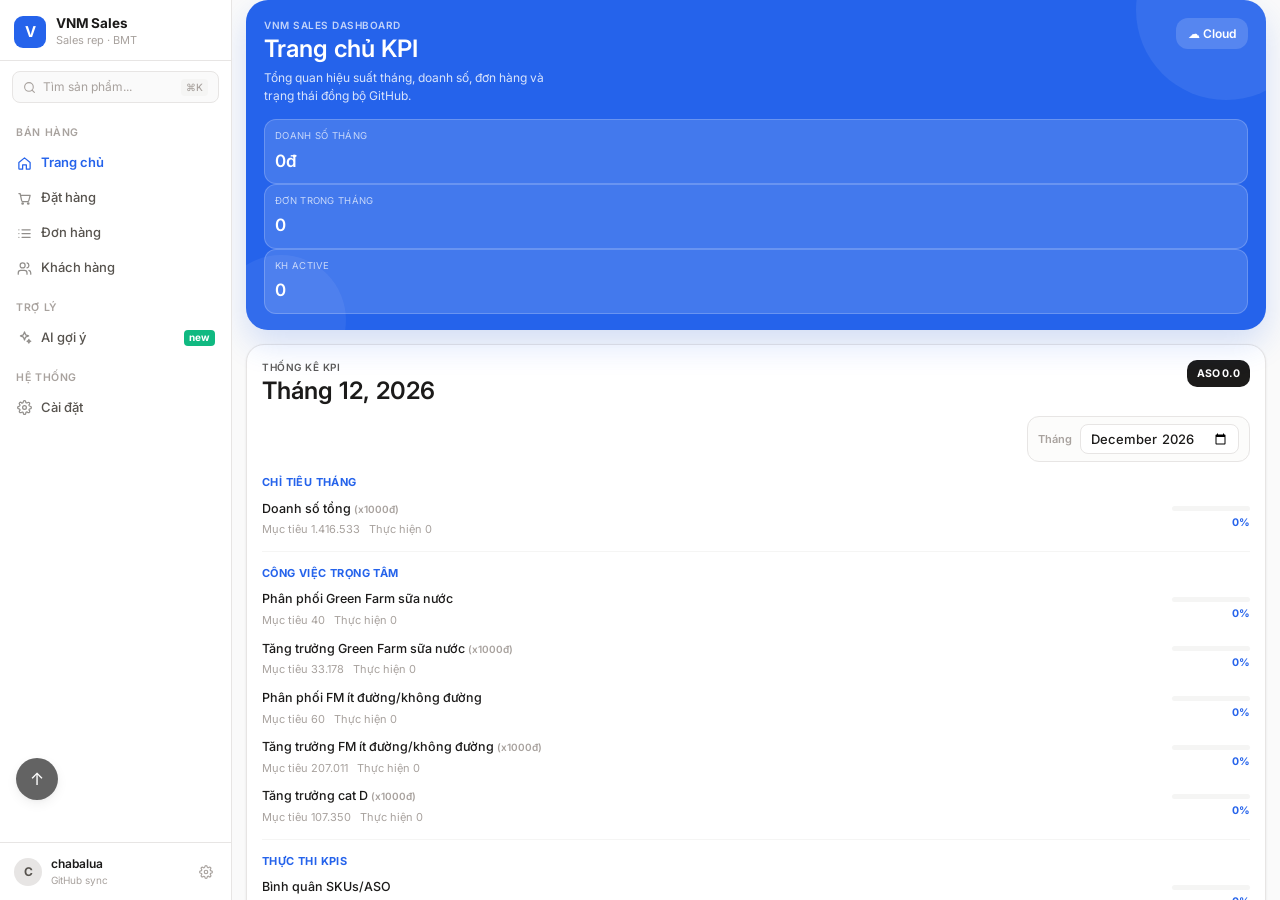
<file: index.html>
<!DOCTYPE html>
<html lang="vi">
<head>
<meta charset="UTF-8">
<meta name="viewport" content="width=device-width,initial-scale=1,maximum-scale=1,minimum-scale=1,user-scalable=no,viewport-fit=cover">
<meta name="apple-mobile-web-app-capable" content="yes">
<meta name="apple-mobile-web-app-status-bar-style" content="black-translucent">
<meta name="apple-mobile-web-app-title" content="VNM Order">
<meta id="theme-color-meta" name="theme-color" content="#1A4DFF">
<title>VNM Order T04/2026</title>
<script>
try {
  var savedThemeMode = localStorage.getItem('vnm_theme_mode') || 'light';
  document.documentElement.setAttribute('data-theme', savedThemeMode === 'dark' ? 'dark' : 'light');
} catch (e) {}
</script>
<link rel="stylesheet" href="css/style.css?v=1.2">
<link rel="stylesheet" href="css/mobile-ui.css?v=1.2">
</head>
<body>

<div id="loadingOverlay" class="loading-overlay">
  <div class="spinner"></div>
  <div style="font-size:17px;font-weight:700">Đang tải dữ liệu...</div>
  <div style="font-size:13px;opacity:.7">Lần đầu hơi lâu, vui lòng đợi</div>
</div>

<div id="main">

<!-- TAB BAR & SIDEBAR -->
<div id="desktop-sidebar"></div>

<!-- TRANG CHỦ KPI -->
<div id="page-home" class="page on" role="tabpanel" aria-labelledby="tab-home">
  <div class="home-shell">
    <div class="home-hero">
      <div class="home-hero-top">
        <div>
          <div class="home-kicker">VNM Sales Dashboard</div>
          <div class="home-title">Trang chủ KPI</div>
        </div>
        <button class="hero-sync-btn" onclick="syncOpenSettings()">☁️ Cloud</button>
      </div>
      <div class="home-subtitle">Tổng quan hiệu suất tháng, doanh số, đơn hàng và trạng thái đồng bộ GitHub.</div>
      <div id="home-hero-metrics" style="margin-top:14px; position:relative; z-index:1;"></div>
    </div>
    <div id="home-content"></div>
  </div>
</div>

<!-- ĐẶT HÀNG -->
<div id="page-order" class="page" role="tabpanel" aria-labelledby="tab-order">
  <div class="mobile-header">
    <div class="mobile-eyebrow">Khách hàng đặt hàng</div>
    <div id="cus-selector" style="margin-bottom:12px"></div>
    <div class="search-field md" style="margin-bottom:12px">
      <script>document.write(window.renderIcon ? window.renderIcon('search', 16, 2) : '🔍')</script>
      <input type="text" id="order-q" placeholder="Tìm sản phẩm, mã SP..." oninput="debounceRender('order')" aria-label="Tìm sản phẩm">
    </div>
    <div class="pills-scroll-wrapper" style="overflow-x:auto; margin:0 -20px; padding:0 20px; -webkit-overflow-scrolling:touch">
      <div class="pills" style="margin-bottom:2px">
        <div class="pill on-all" onclick="setNhom(this,'order','')">Tất cả</div>
        <div class="pill" onclick="setNhom(this,'order','A')">Sữa bột</div>
        <div class="pill" onclick="setNhom(this,'order','B')">Sữa đặc</div>
        <div class="pill" onclick="setNhom(this,'order','C')">Sữa nước</div>
        <div class="pill" onclick="setNhom(this,'order','D')">Sữa chua</div>
      </div>
      <div class="pills" id="brand-pills" style="display:none;margin-top:2px;margin-bottom:6px"></div>
    </div>
  </div>
  <div id="order-list" style="padding: 12px 0"></div>
  <div id="floating-cart"></div>
  <div id="order-desktop-side"></div>
</div>

<!-- ĐƠN HÀNG -->
<div id="page-don" class="page" role="tabpanel" aria-labelledby="tab-don">
  <div class="page-section-head compact">
    <div>
      <div class="page-kicker">Lưu trữ và gửi đơn</div>
      <div class="page-title">Đơn hàng</div>
    </div>
    <button class="head-mini-btn" onclick="gotoTab('order')">Tạo đơn</button>
  </div>
  <div id="don-content"></div>
</div>

<!-- CÀI ĐẶT / QUẢN TRỊ -->
<div id="page-adm" class="page" role="tabpanel" aria-labelledby="tab-adm">
  <div class="page-section-head">
    <div>
      <div class="page-kicker">Quản trị dữ liệu</div>
      <div class="page-title">Cài đặt và vận hành</div>
    </div>
    <button class="head-mini-btn primary" onclick="syncOpenSettings()">Đồng bộ</button>
  </div>
  <div id="settings-overview" class="settings-overview"></div>
  <div class="settings-shortcuts">
    <button class="settings-card accent-blue" onclick="syncOpenSettings()">
      <span class="settings-card-title">Cloud GitHub</span>
      <span class="settings-card-desc">Push, pull, token, backup và restore</span>
    </button>
    <button class="settings-card accent-gold" onclick="gotoTab('km')">
      <span class="settings-card-title">Chương trình KM</span>
      <span class="settings-card-desc">Xem và chỉnh CTKM trong màn hình riêng</span>
    </button>
    <button class="settings-card accent-green" onclick="openBrandRulesSettings()">
      <span class="settings-card-title">Quy tắc phân loại</span>
      <span class="settings-card-desc">Tự cấu hình cách app nhận diện Green Farm, Ông Thọ, NSPN...</span>
    </button>
    <button class="settings-card accent-red" onclick="openCTSettings()" style="grid-column:1/-1">
      <span class="settings-card-title">📋 Quản lý CT Trưng Bày &amp; Tích Lũy</span>
      <span class="settings-card-desc">Xem và chỉnh DS min, chiết khấu, thưởng của VNM Shop · VIP Shop · SBPS theo từng mức</span>
    </button>
  </div>
  <div class="sbar">
    <div class="page-head-inline">
      <div>
        <div class="page-kicker">Danh mục bán hàng</div>
        <div class="page-title">Quản lý sản phẩm</div>
      </div>
      <button class="head-mini-btn" onclick="gotoTab('km')">CTKM</button>
    </div>
    <div class="sinp-wrap">
      <span class="sico">🔍</span>
      <input type="text" id="adm-q" placeholder="Tìm SP để chỉnh sửa..." oninput="debounceRender('adm')" aria-label="Tìm sản phẩm quản trị">
    </div>
    <div class="pills">
      <div class="pill on-all" onclick="setNhom(this,'adm','')">Tất cả</div>
      <div class="pill" onclick="setNhom(this,'adm','A')">A·Bột</div>
      <div class="pill" onclick="setNhom(this,'adm','B')">B·Đặc</div>
      <div class="pill" onclick="setNhom(this,'adm','C')">C·Nước</div>
      <div class="pill" onclick="setNhom(this,'adm','D')">D·Chua</div>
    </div>
  </div>
  <div class="adm-tools">
    <button class="btn-tool filled" onclick="syncOpenSettings()" style="background:linear-gradient(135deg,#2563EB,#3B82F6);border-color:#2563EB">☁️ Đồng bộ GitHub</button>
    <button class="btn-tool" onclick="exportProductsJSON()">📤 Xuất products.json</button>
    <button class="btn-tool" onclick="importProductsJSON()">📥 Nhập products.json</button>
  </div>
  <div id="adm-list" style="padding-bottom:72px"></div>
</div>

<!-- KHÁCH HÀNG -->
<div id="page-kh" class="page" role="tabpanel" aria-labelledby="tab-kh">
  <div class="sbar" style="padding-bottom:5px">
    <div class="page-head-inline">
      <div>
        <div class="page-kicker">Tuyến và độ phủ</div>
        <div class="page-title">Khách hàng</div>
      </div>
      <button class="head-mini-btn" onclick="gotoTab('home')">KPI</button>
    </div>
    <div class="sinp-wrap">
      <span class="sico">🔍</span>
      <input type="text" id="cus-search" placeholder="Tìm KH theo tên, mã..." oninput="cusFilterSearch(this.value)" aria-label="Tìm khách hàng">
    </div>
    <div class="pills" id="cus-route-pills" style="margin-bottom:5px"></div>
    <div style="display:flex;gap:6px;flex-wrap:wrap">
      
      
      <button onclick="cusManageRoutes()" style="flex:1;height:32px;border:1.5px solid var(--o);border-radius:var(--Rr);background:var(--card);color:var(--o);font-size:11.5px;font-weight:700;cursor:pointer">📍 Quản lý Tuyến & Khu vực</button>
    </div>
  </div>
  <div id="kh-list" style="padding-bottom:72px"></div>
</div>

<!-- CT KM -->
<div id="page-km" class="page" role="tabpanel">
  <div class="page-section-head compact">
    <div>
      <div class="page-kicker">Marketing programs</div>
      <div class="page-title">Chương trình khuyến mãi</div>
    </div>
    <button class="head-mini-btn" onclick="gotoTab('adm')">Cài đặt</button>
  </div>
  <div style="background:var(--card);margin:8px 12px;border-radius:var(--R);padding:12px;display:flex;gap:8px;flex-wrap:wrap;box-shadow:var(--shadow)">
      <button onclick="kmOpenModal()" class="btn-tool filled" style="width:100%;height:42px;background:linear-gradient(135deg,#16A34A,#22C55E);border-color:#16A34A;display:flex;align-items:center;justify-content:center;gap:6px">
        <script>document.write(window.renderIcon ? window.renderIcon('plus', 18, 2.5) : '＋')</script>
        Thêm Chương trình KM mới
      </button>
  </div>
  <div style="background:var(--card);margin:0 12px 8px;border-radius:var(--R);padding:10px 12px;display:flex;gap:8px;align-items:center;box-shadow:var(--shadow)">
    <input id="km-search-input" type="search" placeholder="Tìm theo tên CT KM..." oninput="kmSearchByName(this.value)" aria-label="Tìm chương trình khuyến mãi" style="flex:1;min-width:170px;height:40px;border:1.5px solid var(--n5);border-radius:var(--Rs);padding:0 14px;font-size:14px;">
    <button onclick="kmClearSearch()" class="btn-tool inline">✕ Xoá</button>
  </div>
  <div class="pills" style="margin:0 12px 8px">
    <div class="pill on-all" onclick="kmSetFilterGroup('')">Tất cả</div>
    <div class="pill" onclick="kmSetFilterGroup('A')">A·Bột</div>
    <div class="pill" onclick="kmSetFilterGroup('B')">B·Đặc</div>
    <div class="pill" onclick="kmSetFilterGroup('C')">C·Nước</div>
    <div class="pill" onclick="kmSetFilterGroup('D')">D·Chua</div>
    <div class="pill" onclick="kmSetFilterGroup('other')">Khác</div>
  </div>
  <div id="km-list" style="padding-bottom:72px"></div>
</div>

<!-- AI -->
<div id="page-ai" class="page" role="tabpanel" aria-labelledby="tab-ai"></div>

<!-- FABs -->
<button id="adm-fab" class="fab-btn blue" onclick="spOpenModal()" style="display:none">＋</button>
<button id="kh-fab" class="fab-btn green" onclick="cusEdit(-1)" style="display:none">＋</button>
<button id="scroll-top-btn" onclick="scrollToTop()">↑</button>

<!-- MODAL THÊM/SỬA SP -->
<div id="sp-modal" onclick="spCloseModal(event)" style="display:none;position:fixed;inset:0;z-index:500;background:rgba(0,0,0,.5);backdrop-filter:blur(2px)">
  <div style="position:fixed;bottom:0;left:0;right:0;background:var(--card);border-radius:20px 20px 0 0;max-height:92vh;display:flex;flex-direction:column;padding-bottom:env(safe-area-inset-bottom)">
    <div style="padding:16px 16px 12px;border-bottom:1px solid var(--n5);display:flex;justify-content:space-between;align-items:center;flex-shrink:0">
      <span id="sp-modal-t" style="font-size:17px;font-weight:800">Thêm sản phẩm</span>
      <button onclick="document.getElementById('sp-modal').style.display='none'" style="border:none;background:none;font-size:22px;color:var(--n3);cursor:pointer;padding:0">✕</button>
    </div>
    <div id="sp-modal-body" style="overflow-y:auto;padding:16px;flex:1"></div>
  </div>
</div>

<!-- KM MODAL -->
<div id="km-modal" onclick="kmCloseModal(event)" style="display:none;position:fixed;inset:0;z-index:500;background:rgba(0,0,0,.5);backdrop-filter:blur(2px)">
  <div style="position:fixed;bottom:0;left:0;right:0;background:var(--card);border-radius:20px 20px 0 0;max-height:92vh;display:flex;flex-direction:column;padding-bottom:env(safe-area-inset-bottom)">
    <div style="padding:16px 16px 12px;border-bottom:1px solid var(--n5);display:flex;justify-content:space-between;align-items:center;flex-shrink:0">
      <span id="km-modal-t" style="font-size:17px;font-weight:800">Tạo CT KM</span>
      <button onclick="document.getElementById('km-modal').style.display='none'" style="border:none;background:none;font-size:22px;color:var(--n3);cursor:pointer;padding:0">✕</button>
    </div>
    <div id="km-modal-body" style="overflow-y:auto;padding:16px;flex:1"></div>
  </div>
</div>
</div><!-- #main -->

<div id="tabbar" role="tablist" aria-label="Điều hướng chính">
  <button class="tb on" onclick="gotoTab('home')" id="tab-home" role="tab" aria-selected="true" aria-controls="page-home"><span class="tb-icon">▦</span><span class="tb-label">Trang chủ</span></button>
  <button class="tb" onclick="gotoTab('order')" id="tab-order" role="tab" aria-selected="false" aria-controls="page-order"><span class="tb-icon">◫</span><span class="tb-label">Đặt hàng</span></button>
  <button class="tb" onclick="gotoTab('don')" id="tab-don" role="tab" aria-selected="false" aria-controls="page-don"><span class="tb-icon">☰</span><span class="tb-label">Đơn hàng</span><span class="tb-badge" id="don-badge"></span></button>
  <button class="tb" onclick="gotoTab('ai')" id="tab-ai" role="tab" aria-selected="false" aria-controls="page-ai"><span class="tb-icon">✦</span><span class="tb-label">AI</span></button>
  <button class="tb" onclick="gotoTab('kh')" id="tab-kh" role="tab" aria-selected="false" aria-controls="page-kh"><span class="tb-icon">◎</span><span class="tb-label">Khách hàng</span></button>
  <button class="tb" onclick="gotoTab('adm')" id="tab-adm" role="tab" aria-selected="false" aria-controls="page-adm"><span class="tb-icon">⋯</span><span class="tb-label">Cài đặt</span></button>
</div>

<!-- ADMIN MODAL (legacy) -->
<div id="adm-modal" onclick="closeAdmModal(event)">
  <div id="adm-panel">
    <div class="adm-drag"></div>
    <div class="adm-phd">
      <span class="adm-ptitle" id="adm-ptitle">Chỉnh sửa SP</span>
      <button class="adm-pclose" onclick="closeAdmModal()">✕</button>
    </div>
    <div class="adm-pbody" id="adm-pbody"></div>
  </div>
</div>

<script src="js/config.js?v=1.2"></script>
<script src="js/data.js?v=1.2"></script>
<script src="js/cart.js?v=1.2"></script>
<script src="js/ui.js?v=1.2"></script>
<script src="js/order-pricing-ui.js?v=1.2"></script>
<script src="js/order-interactions-ui.js?v=1.2"></script>
<script src="js/order-render-ui.js?v=1.2"></script>
<script src="js/admin-products-ui.js?v=1.2"></script>
<script src="js/km.js?v=1.2"></script>
<script src="js/customer-data.js?v=1.2"></script>
<script src="js/customer-reward.js?v=1.2"></script>
<script src="js/customer-ui.js?v=1.2"></script>
<script src="js/sync.js?v=1.2"></script>
<script src="js/ai-service.js?v=1.2"></script>
<script src="js/ai-context.js?v=1.2"></script>
<script src="js/ai-chat.js?v=1.2"></script>
<script src="js/ai-ui.js?v=1.2"></script>
<script src="js/mobile-ui.js?v=1.2"></script>
<script src="js/main.js?v=1.2"></script>
</body>
</html>
</file>
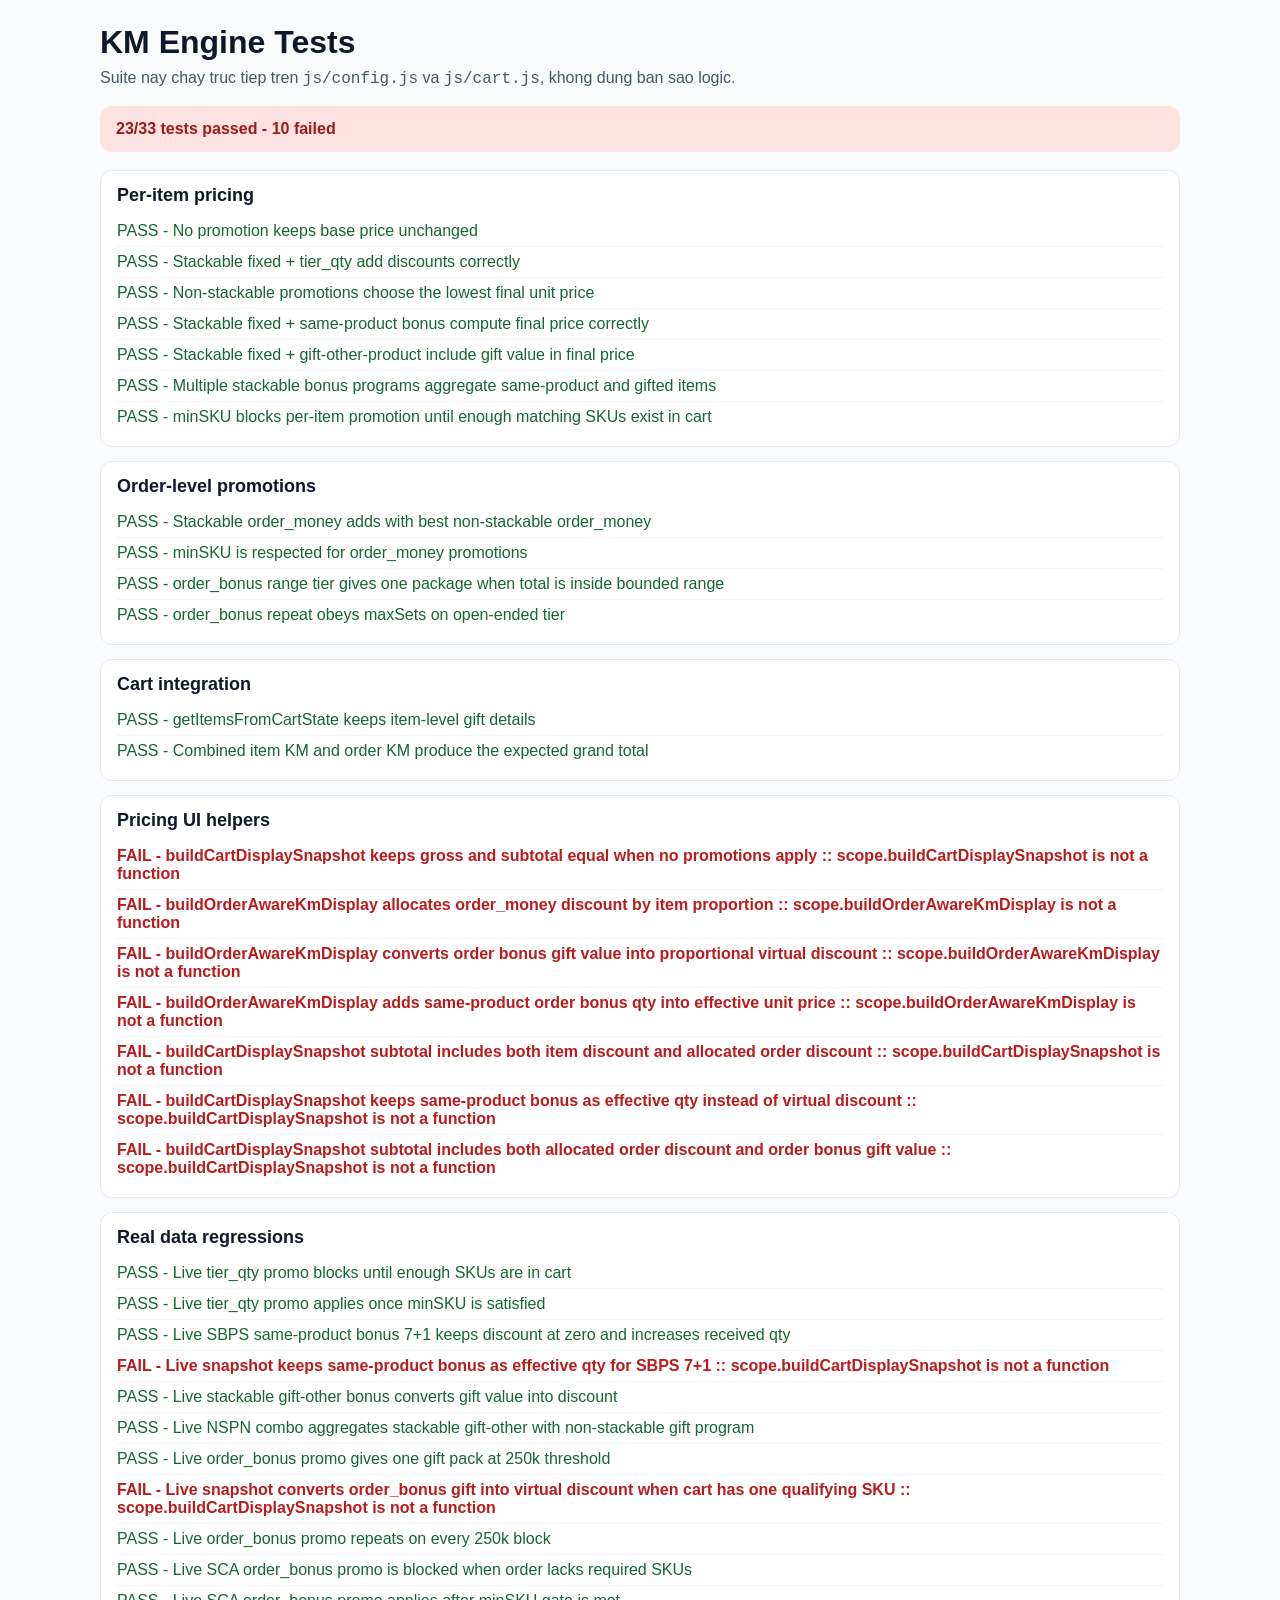
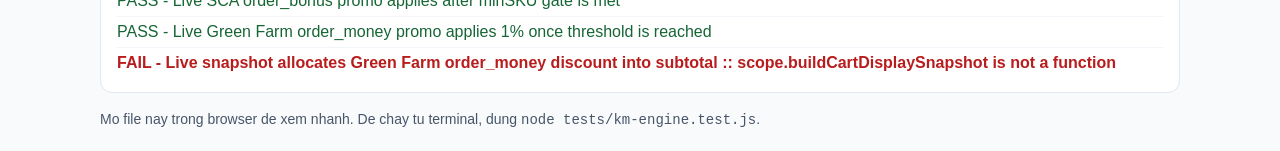
<file: tests/km-engine.test.html>
<!DOCTYPE html>
<html lang="vi">
<head>
<meta charset="UTF-8">
<meta name="viewport" content="width=device-width, initial-scale=1">
<title>KM Engine Tests</title>
<style>
body {
  font-family: "Segoe UI", sans-serif;
  padding: 24px;
  margin: 0 auto;
  max-width: 1080px;
  background: #f8fafc;
  color: #0f172a;
}
h1 {
  margin: 0 0 8px;
}
.meta {
  margin-bottom: 18px;
  color: #475569;
}
.summary {
  padding: 14px 16px;
  border-radius: 12px;
  font-weight: 700;
  margin-bottom: 18px;
}
.summary.pass {
  background: #dcfce7;
  color: #166534;
}
.summary.fail {
  background: #fee2e2;
  color: #991b1b;
}
.group {
  background: #ffffff;
  border: 1px solid #e2e8f0;
  border-radius: 12px;
  padding: 14px 16px;
  margin-bottom: 14px;
}
.group h2 {
  margin: 0 0 10px;
  font-size: 18px;
}
.result {
  padding: 6px 0;
  border-top: 1px solid #f1f5f9;
}
.result:first-of-type {
  border-top: 0;
}
.pass {
  color: #166534;
}
.fail {
  color: #b91c1c;
  font-weight: 700;
}
.hint {
  margin-top: 18px;
  color: #475569;
  font-size: 14px;
}
code {
  font-family: Consolas, monospace;
}
</style>
</head>
<body>
<h1>KM Engine Tests</h1>
<div class="meta">Suite nay chay truc tiep tren <code>js/config.js</code> va <code>js/cart.js</code>, khong dung ban sao logic.</div>
<div id="summary" class="summary"></div>
<div id="results"></div>
<div class="hint">Mo file nay trong browser de xem nhanh. De chay tu terminal, dung <code>node tests/km-engine.test.js</code>.</div>

<script src="../js/config.js"></script>
<script src="../js/cart.js"></script>
<script src="./km-engine.test.shared.js"></script>
<script>
var result = runKmEngineTests(window);
var summary = document.getElementById('summary');
summary.className = 'summary ' + (result.failed ? 'fail' : 'pass');
summary.textContent = result.passed + '/' + result.total + ' tests passed' + (result.failed ? ' - ' + result.failed + ' failed' : ' - all green');

var groups = {};
result.tests.forEach(function(test) {
  if (!groups[test.group]) groups[test.group] = [];
  groups[test.group].push(test);
});

var html = '';
Object.keys(groups).forEach(function(groupName) {
  html += '<section class="group"><h2>' + groupName + '</h2>';
  groups[groupName].forEach(function(test) {
    html += '<div class="result ' + (test.pass ? 'pass' : 'fail') + '">' +
      (test.pass ? 'PASS' : 'FAIL') + ' - ' + test.name +
      (test.pass ? '' : ' :: ' + test.error) +
      '</div>';
  });
  html += '</section>';
});

document.getElementById('results').innerHTML = html;
</script>
</body>
</html>
</file>
<file: css/style.css>
/* ============================================================
   VNM ORDER v8 — Redesigned Interface
   ============================================================ */

/* Import design tokens */
@import url('./tokens.css');
/* Import UI Primitives */
@import url('./ui-primitives.css');
/* Import Mobile UI */
@import url('./mobile-ui.css');

*{box-sizing:border-box;margin:0;padding:0;-webkit-tap-highlight-color:transparent}
html,body{width:100%;overflow-x:hidden}
body{
  font-family: var(--font-sans);
  background: var(--bg);
  color: var(--text);
  font-size: 14px;
  -webkit-text-size-adjust: 100%;
  line-height: 1.5;
  -webkit-font-smoothing: antialiased;
  -moz-osx-font-smoothing: grayscale;
  transition: background .25s, color .25s;
}

h1, h2, h3, h4, h5, h6 {
  letter-spacing: -0.01em;
}

.tabular-nums {
  font-variant-numeric: tabular-nums;
}

input,button,select,textarea{font-family:inherit;font-size:16px}
  --tabbar-bg:rgba(255,255,255,.96);
  --overlay:rgba(26,26,26,.55)
}
html[data-theme='dark']{
  color-scheme:dark;
  --bg:#181512;--card:#221F1A;
  --n1:#F0EDE8;--n2:#C8C4BC;--n3:#8A867F;--n4:#555250;--n5:#3A3731;--n6:#2A2723;--n7:#1E1B18;
  --orangeL:#2C1608;--blueL:#0D1E3A;--redL:#2C1010;--greenL:#0A1F12;--goldL:#281A06;
  --shadow-sm:0 1px 3px rgba(0,0,0,.3);--shadow:0 4px 14px rgba(0,0,0,.35);
  --shadow-lg:0 8px 28px rgba(0,0,0,.45);--shadow-orange:0 4px 16px rgba(242,99,34,.2);
  --tabbar-bg:rgba(26,22,18,.95);--overlay:rgba(0,0,0,.72)
}

/* ── TABBAR — styled by mobile-ui.css ───────────────────── */
/* Legacy .tb rules kept for initial render before JS replaces innerHTML */
.tb{
  flex:1;border:none;background:none;color:var(--n4);
  font-size:9.5px;font-weight:600;letter-spacing:.15px;
  padding:7px 2px;cursor:pointer;position:relative;
  transition:all .18s;display:flex;flex-direction:column;
  align-items:center;gap:3px;border-radius:20px
}
.tb.on{color:var(--orange);background:var(--orangeL)}
.tb:active{opacity:.6;transform:scale(.96)}
.tb-icon{font-size:17px;line-height:1}
.tb-label{line-height:1.1}
.tb-badge{
  position:absolute;top:4px;right:calc(50% - 18px);
  background:var(--orange);color:#fff;border-radius:9px;
  font-size:9px;font-weight:800;padding:1px 5px;min-width:16px;
  text-align:center;display:none;box-shadow:0 2px 6px rgba(242,99,34,.4)
}

/* ── LAYOUT ──────────────────────────────────────────────── */
#main{
  padding-top:calc(12px + env(safe-area-inset-top));
  padding-bottom:calc(90px + env(safe-area-inset-bottom))
}
.page{display:none !important;overflow-y:auto;-webkit-overflow-scrolling:touch;min-height:calc(100vh - 100px)}
.page.on{display:block !important}
#page-order.on{display:flex !important;flex-direction:column;overflow:hidden}
#order-list{flex:1;overflow-y:auto;-webkit-overflow-scrolling:touch}

/* ── AI TAB ──────────────────────────────────────────────── */
#page-ai.on{display:flex !important;flex-direction:column}
.ai-shell{
  flex:1;display:flex;flex-direction:column;gap:12px;
  padding:10px 12px 0;min-height:calc(100vh - 170px)
}
.ai-head-actions{display:flex;gap:8px;align-items:center}
.ai-hero-card{
  background:linear-gradient(135deg,#fff9f4 0%,#ffffff 52%,#fff1e8 100%);
  border:1px solid rgba(242,99,34,.18);border-radius:22px;padding:16px;
  box-shadow:0 14px 30px rgba(242,99,34,.10);display:flex;gap:14px;justify-content:space-between;align-items:flex-start
}
.ai-hero-copy{min-width:0;flex:1}
.ai-hero-title{font-size:17px;font-weight:800;color:var(--n1);line-height:1.25;margin-bottom:6px}
.ai-hero-sub{font-size:12.5px;line-height:1.55;color:var(--n2);max-width:460px}
.ai-preset-row{display:flex;gap:8px;flex-wrap:wrap;margin-top:12px}
.ai-preset-chip{
  padding:9px 12px;border-radius:14px;background:rgba(255,255,255,.88);border:1px solid rgba(17,24,39,.08);
  color:var(--n2);font-size:11.5px;font-weight:800;box-shadow:var(--shadow-sm)
}
.ai-preset-chip.is-active{background:var(--orange);border-color:var(--orange);color:#fff;box-shadow:0 10px 22px rgba(242,99,34,.22)}
.ai-hero-status{display:flex;flex-direction:column;gap:8px;align-items:flex-end;flex-shrink:0}
.ai-status-pill{
  padding:7px 12px;border-radius:999px;background:#F3F4F6;color:var(--n2);font-size:11px;font-weight:700;
  border:1px solid rgba(17,24,39,.08);white-space:nowrap
}
.ai-status-pill.is-mock{background:#FFF3E8;color:var(--orange);border-color:rgba(242,99,34,.2)}
.ai-profile-chip{
  display:flex;flex-direction:column;gap:3px;align-items:flex-end;
  background:rgba(255,255,255,.78);border:1px solid rgba(17,24,39,.08);border-radius:18px;
  padding:10px 12px;color:var(--n2);box-shadow:var(--shadow-sm);font-size:11.5px;backdrop-filter:blur(8px)
}
.ai-profile-chip span{color:var(--n3);font-weight:600}
.ai-settings-panel{
  background:var(--card);border:1px solid rgba(17,24,39,.08);border-radius:22px;
  padding:14px;box-shadow:0 10px 26px rgba(15,23,42,.08)
}
.ai-settings-top{display:flex;gap:12px;justify-content:space-between;align-items:flex-start;margin-bottom:12px}
.ai-settings-kicker{font-size:10px;letter-spacing:.08em;text-transform:uppercase;color:var(--orange);font-weight:800;margin-bottom:4px}
.ai-settings-title{font-size:15px;font-weight:800;color:var(--n1)}
.ai-settings-section{padding:12px 0;border-top:1px solid var(--n6)}
.ai-settings-section:first-of-type{padding-top:0;border-top:none}
.ai-settings-section-soft{
  border-top:none;background:var(--n7);padding:12px;border-radius:16px;margin-top:2px
}
.ai-quick-actions{display:flex;gap:8px;flex-wrap:wrap;justify-content:flex-end}
.ai-mini-btn,.ai-inline-btn,.ai-action-btn,.ai-send-btn,.ai-ghost-btn,.ai-suggestion-chip{
  appearance:none;border:none;cursor:pointer;font-family:inherit
}
.ai-mini-btn{
  height:32px;padding:0 12px;border-radius:999px;background:var(--n7);color:var(--n2);
  border:1px solid var(--n5);font-size:11px;font-weight:700
}
.ai-mini-btn:active,.ai-inline-btn:active,.ai-action-btn:active,.ai-send-btn:active,.ai-ghost-btn:active,.ai-suggestion-chip:active{transform:scale(.98)}
.ai-form-grid{display:grid;grid-template-columns:repeat(2,minmax(0,1fr));gap:12px}
.ai-field{display:flex;flex-direction:column;gap:6px;color:var(--n2);font-size:11px;font-weight:700}
.ai-field input,.ai-field select{
  width:100%;height:42px;background:var(--bg);border:1px solid rgba(17,24,39,.1);
  border-radius:14px;padding:0 12px;color:var(--n1);font-size:13px
}
.ai-field input:focus,.ai-field select:focus,.ai-input-bar textarea:focus{outline:none;border-color:rgba(242,99,34,.45);box-shadow:0 0 0 4px rgba(242,99,34,.10)}
.ai-field-wide{grid-column:1/-1}
.ai-inline-btn{
  margin-top:8px;height:32px;padding:0 12px;border-radius:12px;background:var(--orangeL);color:var(--orange);
  border:1px solid rgba(242,99,34,.18);font-size:11px;font-weight:800
}
.ai-mock-toggle{display:flex;gap:10px;align-items:flex-start;color:var(--n2);font-size:12px;font-weight:700;line-height:1.4}
.ai-mock-toggle input{margin-top:2px;accent-color:var(--orange)}
.ai-settings-meta{margin-top:8px;color:var(--n3);font-size:11.5px;line-height:1.5}
.ai-settings-actions{display:flex;gap:10px;flex-wrap:wrap;margin-top:2px}
.ai-action-btn{
  flex:1;min-width:140px;height:44px;border-radius:16px;background:#fff;color:var(--n2);
  border:1px solid rgba(17,24,39,.1);font-size:13px;font-weight:800;box-shadow:var(--shadow-sm)
}
.ai-action-btn.primary{
  background:linear-gradient(135deg,#ff7b2f,#f26322);color:#fff;border-color:#f26322;box-shadow:0 10px 24px rgba(242,99,34,.24)
}
.ai-action-btn.accent{
  background:linear-gradient(135deg,#1f6bff,#3b82f6);color:#fff;border-color:#2563eb;box-shadow:0 10px 24px rgba(37,99,235,.18)
}
.ai-test-result{
  margin-top:10px;padding:12px 14px;border-radius:14px;font-size:12px;line-height:1.55;
  background:var(--n7);color:var(--n2);border:1px solid rgba(17,24,39,.08)
}
.ai-test-result.ok{background:#eefaf2;color:#1f6a3a;border-color:rgba(42,122,69,.18)}
.ai-test-result.err{background:#fff2f0;color:#b42318;border-color:rgba(214,48,48,.18)}
.ai-chat-list{
  flex:1;min-height:320px;background:linear-gradient(180deg,#fff 0%,#f8f7f5 100%);
  border:1px solid rgba(17,24,39,.08);border-radius:22px;padding:14px;overflow-y:auto;box-shadow:0 10px 24px rgba(15,23,42,.06)
}
.ai-msg{display:flex;flex-direction:column;gap:4px;margin-bottom:14px}
.ai-msg-user{align-items:flex-end}
.ai-msg-assistant{align-items:flex-start}
.ai-msg-meta{font-size:10.5px;font-weight:800;letter-spacing:.04em;text-transform:uppercase;color:var(--n4);padding:0 4px}
.ai-msg-bubble{
  max-width:88%;padding:12px 14px;border-radius:18px;border:1px solid rgba(17,24,39,.08);
  background:#fff;color:var(--n1);line-height:1.62;word-break:break-word;box-shadow:0 8px 18px rgba(15,23,42,.05)
}
.ai-msg-user .ai-msg-bubble{
  background:linear-gradient(135deg,#ff7b2f,#f26322);border-color:#f26322;color:#fff;
  box-shadow:0 10px 22px rgba(242,99,34,.24)
}
.ai-msg-loading{color:var(--n3);font-style:italic;background:#fffdfb}
.ai-empty-state{
  min-height:220px;display:flex;flex-direction:column;align-items:center;justify-content:center;
  text-align:center;color:var(--n3);padding:26px 20px
}
.ai-empty-badge{
  padding:6px 10px;border-radius:999px;background:var(--orangeL);color:var(--orange);
  font-size:10px;font-weight:800;letter-spacing:.08em;text-transform:uppercase;margin-bottom:10px
}
.ai-empty-title{font-size:18px;font-weight:800;color:var(--n1);margin-bottom:8px;line-height:1.25}
.ai-empty-copy{max-width:360px;line-height:1.65}
.ai-empty-suggestions{display:flex;gap:8px;flex-wrap:wrap;justify-content:center;margin-top:16px}
.ai-suggestion-chip{
  padding:10px 12px;border-radius:14px;background:#fff;border:1px solid rgba(17,24,39,.08);
  color:var(--n2);font-size:11.5px;font-weight:700;box-shadow:var(--shadow-sm)
}
.ai-composer{
  position:sticky;bottom:calc(2px + env(safe-area-inset-bottom));z-index:8;
  background:linear-gradient(180deg,rgba(245,242,238,0) 0%,rgba(245,242,238,.86) 20%,rgba(245,242,238,.98) 100%);
  backdrop-filter:blur(10px);padding-top:4px
}
.ai-input-bar{
  display:flex;gap:10px;align-items:flex-end;background:#fff;border:1px solid rgba(17,24,39,.1);
  border-radius:22px;padding:10px;box-shadow:0 14px 32px rgba(15,23,42,.10)
}
.ai-input-bar textarea{
  flex:1;min-height:92px;max-height:180px;background:transparent;border:1px solid transparent;
  border-radius:16px;padding:10px 12px;color:var(--n1);resize:vertical;box-shadow:none
}
.ai-input-actions{display:flex;flex-direction:column;gap:8px;flex-shrink:0}
.ai-send-btn{
  min-width:68px;height:44px;padding:0 16px;border-radius:16px;background:linear-gradient(135deg,#ff7b2f,#f26322);
  color:#fff;font-size:13px;font-weight:800;box-shadow:0 10px 24px rgba(242,99,34,.22)
}
.ai-send-btn[disabled]{opacity:.55;cursor:not-allowed;box-shadow:none}
.ai-ghost-btn{
  min-width:68px;height:40px;padding:0 14px;border-radius:14px;background:#fff;color:var(--n2);
  border:1px solid rgba(17,24,39,.1);font-size:12px;font-weight:800
}
.ai-composer-note{font-size:11px;color:var(--n4);padding:8px 4px 0 6px}

@media (max-width: 640px){
  .ai-hero-card{flex-direction:column;align-items:stretch}
  .ai-hero-status{align-items:flex-start}
  .ai-profile-chip{align-items:flex-start;width:100%}
  .ai-settings-top{flex-direction:column}
  .ai-quick-actions{justify-content:flex-start}
  .ai-preset-row{margin-top:10px}
  .ai-form-grid{grid-template-columns:1fr}
  .ai-field-wide{grid-column:auto}
  .ai-input-bar{flex-direction:column;align-items:stretch}
  .ai-input-actions{width:100%;flex-direction:row}
  .ai-send-btn,.ai-ghost-btn,.ai-action-btn{flex:1}
  .ai-msg-bubble{max-width:100%}
  .ai-composer{bottom:env(safe-area-inset-bottom)}
}

/* ── STICKY SEARCH BAR ───────────────────────────────────── */
.sbar{
  position:sticky;top:0;z-index:50;
  background:var(--bg);
  padding:10px 14px 8px
}
.sinp-wrap{position:relative;margin-bottom:7px}
.sinp-wrap input{
  width:100%;height:42px;
  background:var(--card);border:0.5px solid var(--n5);
  border-radius:var(--Rr);padding:0 14px 0 40px;
  font-size:15px;color:var(--n1);
  box-shadow:var(--shadow-sm);transition:border-color .2s,box-shadow .2s
}
.sinp-wrap input:focus{outline:none;border-color:var(--orange);box-shadow:0 0 0 3px rgba(242,99,34,.10)}
.sinp-wrap input::placeholder{color:var(--n4)}
.sico{position:absolute;left:13px;top:50%;transform:translateY(-50%);color:var(--n4);font-size:15px;pointer-events:none}

/* ── PILLS ───────────────────────────────────────────────── */
.pills{display:flex;gap:6px;overflow-x:auto;scrollbar-width:none;padding:1px 0}
.pills::-webkit-scrollbar{display:none}
.pill{
  flex-shrink:0;border:0.5px solid var(--n5);background:var(--card);
  color:var(--n3);font-size:11.5px;font-weight:600;
  padding:5px 14px;border-radius:var(--Rr);cursor:pointer;
  white-space:nowrap;transition:all .15s;box-shadow:var(--shadow-sm)
}
.pill:active{transform:scale(.96)}
.pill.on-all{background:var(--n1);color:#fff;border-color:var(--n1)}
.pill.on-A{background:var(--blueL);color:var(--blue);border-color:var(--blue)}
.pill.on-B{background:var(--goldL);color:var(--gold);border-color:var(--gold)}
.pill.on-C{background:var(--orangeL);color:var(--orange);border-color:var(--orange)}
.pill.on-D{background:var(--redL);color:var(--red);border-color:var(--red)}
.pill.on-other{background:var(--n6);color:var(--n2);border-color:var(--n4)}

/* ── PRODUCT CARD (NEW) ──────────────────────────────────── */
.sp-card{
  background:var(--card);margin:6px 14px;
  border-radius:18px;box-shadow:var(--shadow-sm);
  overflow:hidden;border:0.5px solid var(--n5);
  transition:box-shadow .2s,border-color .2s
}
.sp-card.inCart{
  border-color:var(--orange);border-width:1.5px;
  box-shadow:0 2px 10px rgba(242,99,34,.12)
}

/* Card header — always visible */
.sp-head{padding:12px 14px 10px;cursor:pointer;display:flex;gap:10px;align-items:flex-start}
.sp-bar{width:3.5px;border-radius:2px;flex-shrink:0;align-self:stretch;min-height:28px}
.sp-body{flex:1;min-width:0}
.sp-name-row{display:flex;justify-content:space-between;align-items:flex-start;gap:6px;margin-bottom:6px}
.sp-name{font-size:13.5px;font-weight:500;color:var(--n1);line-height:1.3;flex:1}
.sp-toggle{
  flex-shrink:0;width:26px;height:26px;border-radius:50%;
  background:var(--n6);border:none;cursor:pointer;
  display:flex;align-items:center;justify-content:center;
  transition:background .15s,transform .2s;color:var(--n3)
}
.sp-card.inCart .sp-toggle{background:var(--orangeL);color:var(--orange)}
.sp-toggle.open{transform:rotate(180deg)}
.sp-meta{display:flex;gap:5px;flex-wrap:wrap;align-items:center}
.sp-chip{font-size:10px;font-weight:500;color:var(--n3);background:var(--n6);border-radius:6px;padding:2px 7px}
.sp-kmbadge{font-size:10px;font-weight:600;color:var(--orange);background:var(--orangeL);border-radius:6px;padding:2px 8px;border:0.5px solid var(--orangeMid)}
.sp-cartbadge{font-size:10px;font-weight:600;color:var(--green);background:var(--greenL);border-radius:6px;padding:2px 8px}

/* Quick price strip (collapsed, in-cart only) */
.sp-quick-price{
  display:flex;justify-content:space-between;align-items:center;
  padding:6px 14px 10px;border-top:0.5px solid var(--n6)
}
.sp-qp-main{font-size:14px;font-weight:500;color:var(--orange)}
.sp-qp-sub{font-size:10.5px;color:var(--n4);text-decoration:line-through}
.sp-qp-vat{font-size:10px;color:var(--n3)}

/* Expanded section */
.sp-expand{border-top:0.5px solid var(--n6);display:none}
.sp-expand.open{display:block}

/* Price table */
.ptbl{width:100%;border-collapse:collapse}
.ptbl-hdr{background:var(--n7)}
.ptbl-hdr td{
  font-size:9.5px;font-weight:600;color:var(--n4);
  padding:5px 10px;text-transform:uppercase;letter-spacing:.3px
}
.ptbl-hdr td:not(:first-child){text-align:right}
.ptbl tr.ptbl-row td{font-size:12px;padding:6px 10px;border-top:0.5px solid var(--n6)}
.ptbl tr.ptbl-row td:first-child{color:var(--n2);font-size:11px}
.ptbl tr.ptbl-row td:nth-child(2){color:var(--n3);text-align:right;font-size:11px}
.ptbl tr.ptbl-row td:nth-child(3){color:var(--orange);font-weight:500;text-align:right}
.ptbl tr.ptbl-row td:nth-child(4){color:var(--blue);text-align:right;font-size:11px}
.ptbl tr.ptbl-row.ptbl-main td{background:var(--n7)}
.ptbl tr.ptbl-row.ptbl-main td:first-child{font-weight:500;color:var(--n1)}
.ptbl-save{
  font-size:10.5px;color:var(--orangeD);
  background:var(--orangeL);padding:5px 10px;
  font-weight:500;display:block;
  border-top:0.5px solid var(--orangeMid)
}

/* KM jump chips */
.km-line{display:flex;gap:5px;flex-wrap:wrap;padding:8px 10px;border-top:0.5px solid var(--n6)}
.km-jump-chip{
  border:0.5px solid var(--n5);background:var(--n7);
  color:var(--n2);font-size:10.5px;font-weight:500;
  padding:4px 10px;border-radius:var(--Rr);cursor:pointer;
  line-height:1.2;transition:all .15s
}
.km-jump-chip.applied{background:var(--orangeL);color:var(--orange);border-color:var(--orangeMid)}
.km-jump-chip.muted{color:var(--n4)}
.km-jump-chip:active{transform:scale(.97)}

/* Tích lũy strip — only when KH selected */
.tl-strip{
  margin:0 10px 8px;background:var(--greenL);
  border-radius:10px;padding:8px 11px;
  border:0.5px solid rgba(42,122,69,.2)
}
.tl-strip-title{font-size:10px;font-weight:600;color:var(--green);margin-bottom:4px}
.tl-strip-desc{font-size:11px;color:var(--green);line-height:1.4}
.tl-strip-bar{height:4px;background:rgba(42,122,69,.15);border-radius:2px;margin-top:6px;overflow:hidden}
.tl-strip-fill{height:100%;border-radius:2px;background:var(--green);transition:width .4s}
.tl-strip-hint{font-size:10px;color:var(--green);opacity:.75;margin-top:3px}

/* No KH hint */
.sp-no-kh{
  margin:0 10px 8px;background:var(--n7);
  border-radius:10px;padding:7px 11px;
  font-size:10.5px;color:var(--n4);text-align:center;
  border:0.5px dashed var(--n5)
}

/* Qty area */
.qty-area{display:flex;gap:8px;padding:10px 12px;align-items:center}
.qbox{
  display:flex;align-items:stretch;
  border:0.5px solid var(--n5);border-radius:10px;
  overflow:hidden;flex:1;transition:border-color .2s;background:var(--card)
}
.qbox:focus-within{border-color:var(--orange);box-shadow:0 0 0 2px rgba(242,99,34,.08)}
.qlbl{
  background:var(--n7);font-size:10.5px;font-weight:600;color:var(--n3);
  padding:0 9px;display:flex;align-items:center;
  border-right:0.5px solid var(--n5);white-space:nowrap
}
.qinp{
  flex:1;height:38px;border:none;text-align:center;
  font-size:17px;font-weight:500;color:var(--n1);
  background:var(--card);-webkit-appearance:none;min-width:0
}
.qinp:focus{outline:none;background:var(--orangeL);color:var(--orange)}
.btn-add{
  height:38px;padding:0 16px;background:var(--orange);color:#fff;
  border:none;border-radius:10px;font-size:13px;font-weight:600;
  cursor:pointer;white-space:nowrap;flex-shrink:0;
  box-shadow:var(--shadow-orange);transition:all .15s
}
.btn-add:active{background:var(--orangeD);transform:scale(.96)}

/* Preview box */
.pv-box{
  margin:0 10px 10px;background:var(--orangeL);
  border-radius:12px;padding:11px 13px;
  border:0.5px solid var(--orangeMid);display:none
}
.pv-box.show{display:block}
.pv-row{display:flex;justify-content:space-between;align-items:baseline;margin-bottom:5px}
.pv-l{font-size:11px;color:var(--orangeD)}
.pv-v{font-size:14px;font-weight:500;color:var(--orange)}
.pv-vat{font-size:11.5px;color:var(--blue)}
.pv-v-sm{font-size:12px;font-weight:500;color:var(--orange)}
.pv-save{font-size:11px;color:var(--green);font-weight:600}
.pv-bonus-tag{
  font-size:10.5px;color:var(--orange);
  background:#fff;padding:2px 9px;border-radius:20px;
  display:inline-block;margin-top:2px;font-weight:500;
  border:0.5px solid var(--orangeMid)
}
.pv-divider{height:0.5px;background:var(--orangeMid);margin:6px 0}
.btn-ok{
  width:100%;height:36px;background:var(--orange);color:#fff;
  border:none;border-radius:9px;font-size:13px;font-weight:600;
  cursor:pointer;margin-top:8px;box-shadow:var(--shadow-orange);
  transition:all .15s
}
.btn-ok:active{background:var(--orangeD)}

/* ── ORDER PAGE ───────────────────────────────────────────── */
.ord-wrap{
  background:var(--card);margin:8px 14px;border-radius:18px;
  box-shadow:var(--shadow);overflow:hidden;border:0.5px solid var(--n5)
}
.ord-hd{
  background:var(--orange);color:#fff;
  padding:13px 16px;display:flex;justify-content:space-between;align-items:center
}
.ord-hdT{font-size:14px;font-weight:600}
.ord-hdV{font-size:18px;font-weight:600}
.oi{padding:11px 15px;border-bottom:0.5px solid var(--n6)}
.oi-top{display:flex;justify-content:space-between;align-items:flex-start}
.oi-name{font-size:13px;font-weight:500;flex:1;padding-right:8px;word-break:break-word;line-height:1.35}
.oi-del{border:none;background:none;color:var(--red);font-size:15px;cursor:pointer;flex-shrink:0;padding:2px}
.oi-sub{font-size:10.5px;color:var(--n4);margin:3px 0}
.oi-qty{font-size:11.5px;color:var(--n2);font-weight:500;margin-bottom:3px}
.oi-km{font-size:10.5px;color:var(--orange);font-weight:600;background:var(--orangeL);padding:2px 8px;border-radius:6px;display:inline-block;margin-bottom:3px}
.oi-pr{display:flex;justify-content:space-between;align-items:baseline}
.oi-pl{font-size:11px;color:var(--n3)}
.oi-pv{font-size:14px;font-weight:600;color:var(--orange)}
.ord-ft{padding:13px 15px 15px}
.ft-row{display:flex;justify-content:space-between;align-items:baseline;margin-bottom:5px}
.ft-l{font-size:12px;color:var(--n3)}
.ft-v{font-size:12px;color:var(--n2);font-weight:500}
.ft-save{font-size:12px;color:var(--green);font-weight:600}
.ft-grand{border-top:0.5px solid var(--n5);padding-top:11px;margin-top:7px}
.ft-gr{display:flex;justify-content:space-between;align-items:baseline;margin-bottom:4px}
.ft-gl{font-size:14px;font-weight:600}
.ft-gv{font-size:22px;font-weight:600;color:var(--orange)}
.ft-vl{font-size:11px;color:var(--blue)}
.ft-vv{font-size:13px;font-weight:600;color:var(--blue)}
.makh-inp{
  width:100%;height:44px;border:0.5px solid var(--n5);
  border-radius:var(--R);font-size:16px;padding:0 14px;
  margin:10px 0 8px;color:var(--n1);background:var(--card);
  transition:border-color .2s
}
.makh-inp:focus{outline:none;border-color:var(--orange)}
.btn-submit{
  width:100%;height:50px;background:var(--orange);color:#fff;
  border:none;border-radius:14px;font-size:15px;font-weight:700;
  cursor:pointer;box-shadow:var(--shadow-orange);transition:all .15s
}
.btn-submit:active{transform:scale(.98);background:var(--orangeD)}
.btn-clear{
  width:100%;height:40px;background:none;color:var(--red);
  border:0.5px solid var(--red);border-radius:var(--R);
  font-size:13px;font-weight:600;cursor:pointer;margin-top:8px
}
.order-meta-grid{display:grid;grid-template-columns:1fr;gap:8px;margin-top:12px}
.order-meta-field{display:flex;flex-direction:column;gap:4px}
.order-meta-label{font-size:10px;font-weight:600;color:var(--n4);text-transform:uppercase;letter-spacing:.3px}
.order-date-input{
  width:100%;height:40px;border:0.5px solid var(--n5);border-radius:var(--Rs);
  padding:0 12px;background:var(--card);color:var(--n1);font-size:14px;font-weight:500
}
.order-date-input:focus{outline:none;border-color:var(--orange)}

/* ── CUSTOMER SELECTOR (ORDER TAB) ───────────────────────── */
.cus-selector-wrap{margin-bottom:8px}
.cus-selector-box{
  display:flex;align-items:center;gap:8px;
  background:var(--card);border:0.5px solid var(--n5);
  border-radius:12px;padding:9px 12px;
  box-shadow:var(--shadow-sm);transition:border-color .2s
}
.cus-selector-box.has-kh{border-color:var(--orange)}
.cus-dot{width:8px;height:8px;border-radius:50%;background:var(--n5);flex-shrink:0}
.cus-dot.active{background:var(--green)}
.cus-sel-name{font-size:12.5px;font-weight:500;color:var(--n1);flex:1}
.cus-sel-empty{font-size:12.5px;color:var(--n4);flex:1}
.cus-sel-tags{display:flex;gap:4px}
.cus-sel-tag{font-size:9.5px;font-weight:600;padding:2px 7px;border-radius:20px;background:var(--orangeL);color:var(--orange)}
.cus-clear-btn{border:none;background:none;color:var(--n4);font-size:14px;cursor:pointer;padding:2px;flex-shrink:0}

/* KH selector dropdown */
#order-kh-select{
  width:100%;height:40px;border:0.5px solid var(--n5);
  border-radius:12px;padding:0 12px;background:var(--card);
  color:var(--n1);font-size:14px;margin-top:6px;
  transition:border-color .2s
}
#order-kh-select:focus{outline:none;border-color:var(--orange)}

/* ── HISTORY CARDS ───────────────────────────────────────── */
.history-card{
  background:var(--card);margin:6px 14px;border-radius:16px;
  box-shadow:var(--shadow-sm);overflow:hidden;border:0.5px solid var(--n5)
}
.history-card-head{padding:11px 14px 9px;border-bottom:0.5px solid var(--n6)}
.history-card-total{font-size:14px;font-weight:600;color:var(--orange)}
.history-card-meta{font-size:10.5px;color:var(--n4);margin-top:2px;line-height:1.4}
.history-card-actions{display:flex;gap:6px;padding:8px 10px;flex-wrap:wrap;align-items:center;border-top:0.5px solid var(--n6)}
.history-card-btn{height:32px;padding:0 12px;border-radius:8px;font-size:11.5px;font-weight:600;cursor:pointer;background:var(--card);flex-shrink:0}
.history-card-btn.copy{border:0.5px solid var(--orange);background:var(--orangeL);color:var(--orange)}
.history-card-btn.edit{border:0.5px solid var(--gold);background:var(--goldL);color:var(--gold)}
.history-card-btn.view{border:0.5px solid var(--blue);color:var(--blue);background:var(--blueL)}
.history-card-btn.delete{margin-left:auto;height:32px;width:34px;padding:0;border:0.5px solid var(--red);color:var(--red);background:var(--redL);display:flex;align-items:center;justify-content:center;font-size:13px}
.history-item-list{padding:8px 14px;font-size:11px;color:var(--n3)}
.history-item-row{display:flex;justify-content:space-between;margin-bottom:2px;gap:8px}
.history-item-row span:first-child{overflow:hidden;text-overflow:ellipsis;white-space:nowrap}
.history-more{color:var(--n4)}

/* ── ADMIN ───────────────────────────────────────────────── */
.adm-section{
  margin:8px 14px 0;background:var(--card);border-radius:16px;
  box-shadow:var(--shadow-sm);overflow:hidden;border:0.5px solid var(--n5)
}
.adm-sec-hd{
  background:var(--orange);color:#fff;
  padding:11px 15px;font-size:13px;font-weight:600;
  display:flex;justify-content:space-between;align-items:center
}
.adm-sp-row{padding:11px 15px;border-bottom:0.5px solid var(--n6)}
.adm-sp-name{font-size:13.5px;font-weight:500;color:var(--n1);margin-bottom:3px;word-break:break-word}
.adm-sp-info{display:flex;gap:5px;flex-wrap:wrap;align-items:center}
.adm-chip{font-size:10px;font-weight:500;color:var(--n3);background:var(--n6);border-radius:6px;padding:2px 7px}
#adm-modal{display:none;position:fixed;inset:0;z-index:500;background:var(--overlay)}
#adm-panel{
  position:fixed;bottom:0;left:0;right:0;background:var(--card);
  border-radius:22px 22px 0 0;max-height:88vh;overflow-y:auto;
  padding-bottom:calc(16px + env(safe-area-inset-bottom))
}
.adm-drag{width:36px;height:4px;background:var(--n5);border-radius:2px;margin:12px auto 10px}
.adm-phd{padding:0 16px 12px;border-bottom:0.5px solid var(--n6);display:flex;justify-content:space-between;align-items:center}
.adm-ptitle{font-size:16px;font-weight:600;color:var(--n1)}
.adm-pclose{border:none;background:none;font-size:22px;color:var(--n4);cursor:pointer}
.adm-pbody{padding:16px}
.adm-tools{padding:0 14px 10px}
.btn-tool{
  width:100%;height:46px;border:0.5px solid var(--orange);border-radius:12px;
  background:var(--card);color:var(--orange);font-size:13.5px;font-weight:600;
  cursor:pointer;margin-top:8px;transition:all .15s
}
.btn-tool:active{transform:scale(.98)}
.btn-tool.filled{background:var(--orange);color:#fff;box-shadow:var(--shadow-orange)}
.btn-tool.inline{width:auto;min-width:84px;height:38px;border-radius:var(--Rs);margin-top:0;padding:0 12px;font-size:12px;flex:0 0 auto}

/* ── KM CARDS ────────────────────────────────────────────── */
.km-card{
  background:var(--card);margin:8px 14px;border-radius:16px;
  box-shadow:var(--shadow-sm);overflow:hidden;border:0.5px solid var(--n5)
}
.km-card.km-card-focus{box-shadow:0 0 0 2px rgba(242,99,34,.18),var(--shadow);border-color:var(--orangeMid)}
.km-card-h{padding:13px 15px;display:flex;justify-content:space-between;align-items:flex-start;gap:8px;border-bottom:0.5px solid var(--n6)}
.km-card-nm{font-size:13.5px;font-weight:500;color:var(--n1);margin-bottom:3px}
.km-card-sm{font-size:11px;color:var(--n4);line-height:1.4}
.km-badge{font-size:10px;font-weight:600;padding:3px 9px;border-radius:var(--Rr);background:var(--n6);color:var(--n4);white-space:nowrap;flex-shrink:0}
.km-badge.on{background:var(--orangeL);color:var(--orange)}
.km-card-f{padding:9px 14px;display:flex;gap:8px;flex-wrap:wrap;align-items:center}
.btn-kme{flex:1 1 140px;min-width:110px;height:34px;border:0.5px solid var(--orange);border-radius:var(--Rs);background:var(--card);color:var(--orange);font-size:12px;font-weight:600;cursor:pointer;transition:all .15s}
.btn-kme:active{background:var(--orangeL)}
.btn-kmt{height:34px;padding:0 12px;border:0.5px solid var(--n5);border-radius:var(--Rs);background:var(--card);color:var(--n2);font-size:12px;font-weight:600;cursor:pointer;flex:0 0 auto}
.btn-kmd{height:34px;min-width:38px;padding:0 9px;border:0.5px solid var(--red);border-radius:var(--Rs);background:var(--card);color:var(--red);font-size:12px;font-weight:600;cursor:pointer;flex:0 0 auto}
.km-sec-hd{padding:9px 15px;font-weight:600;color:var(--n2);background:var(--n7);border-bottom:0.5px solid var(--n6);font-size:12.5px}

/* ── KM FORM ─────────────────────────────────────────────── */
.kf{margin-bottom:16px}
.kfl{font-size:10.5px;font-weight:600;color:var(--n4);text-transform:uppercase;letter-spacing:.5px;margin-bottom:6px}
.km-types{display:grid;grid-template-columns:1fr 1fr;gap:8px}
.km-type-btn{border:0.5px solid var(--n5);border-radius:var(--Rs);background:var(--card);color:var(--n2);font-size:12px;font-weight:600;padding:10px 8px;cursor:pointer;text-align:center;transition:all .15s}
.km-type-btn.sel{border-color:var(--orange);background:var(--orangeL);color:var(--orange)}
.km-stack-btn{border:0.5px solid var(--n5);border-radius:var(--Rs);background:var(--card);color:var(--n2);font-size:12px;font-weight:600;padding:11px 10px;cursor:pointer;text-align:center;line-height:1.4;width:100%;transition:all .15s}
.km-stack-btn.sel{border-color:var(--orange);background:var(--orangeL);color:var(--orange)}
.km-nhom-row{display:flex;gap:6px;flex-wrap:wrap;margin-bottom:8px}
.km-nhom-btn{border:0.5px solid var(--n5);background:var(--card);color:var(--n3);font-size:11px;font-weight:600;padding:5px 12px;border-radius:var(--Rr);cursor:pointer;transition:all .15s}
.km-nhom-btn.sel{background:var(--orange);color:#fff;border-color:var(--orange)}
.km-picker{background:var(--n7);border-radius:var(--Rs);border:0.5px solid var(--n5);padding:8px;max-height:200px;overflow-y:auto}
.km-pick-row{display:flex;align-items:center;gap:8px;padding:6px 0;border-bottom:0.5px solid var(--card)}
.km-pick-row:last-child{border:none}
.km-pick-cb{width:18px;height:18px;accent-color:var(--orange);cursor:pointer;flex-shrink:0}
.km-tier-row{display:flex;gap:7px;align-items:center;margin-bottom:8px;background:var(--card);border:0.5px solid var(--n5);border-radius:var(--Rs);padding:9px 11px}
.km-tier-row label{font-size:11px;font-weight:600;color:var(--n3);white-space:nowrap}
.km-tier-row input,.km-tier-row select{flex:1;min-width:50px;height:34px;border:0.5px solid var(--n5);border-radius:8px;padding:0 8px;font-size:13px;color:var(--n1)}
.km-tier-row input:focus,.km-tier-row select:focus{outline:none;border-color:var(--orange)}
.btn-dtr{border:none;background:none;color:var(--red);font-size:15px;cursor:pointer;flex-shrink:0;padding:4px}
.btn-atr{width:100%;height:34px;border:0.5px dashed var(--n4);border-radius:var(--Rs);background:none;color:var(--n4);font-size:12px;font-weight:600;cursor:pointer;margin-top:6px}
.km-preview-box{background:var(--orangeL);border:0.5px solid var(--orangeMid);border-radius:var(--Rs);padding:11px 13px;margin-top:10px}
.km-pv-row{display:flex;justify-content:space-between;font-size:12px;color:var(--n3);margin-bottom:4px}
.btn-km-save{width:100%;height:50px;background:var(--orange);color:#fff;border:none;border-radius:14px;font-size:15px;font-weight:700;cursor:pointer;margin-top:12px;box-shadow:var(--shadow-orange);transition:all .15s}
.btn-km-save:active{transform:scale(.98);background:var(--orangeD)}
.custom-progress-row{display:grid;grid-template-columns:minmax(0,2fr) repeat(3,minmax(0,1fr)) 34px;gap:8px;align-items:center;background:var(--card);border:0.5px solid var(--n5);border-radius:var(--Rs);padding:9px 11px;margin-bottom:8px}
.custom-progress-input{width:100%;height:34px;border:0.5px solid var(--n5);border-radius:8px;padding:0 9px;font-size:13px;color:var(--n1);min-width:0}
.custom-progress-input:focus{outline:none;border-color:var(--orange)}
.custom-progress-remove{width:34px;height:34px;border:none;border-radius:8px;background:var(--redL);color:var(--red);font-size:14px;font-weight:700;cursor:pointer}

/* ── KH CUSTOMER TAB ─────────────────────────────────────── */
.kh-card{background:var(--card);margin:8px 14px;border-radius:16px;box-shadow:var(--shadow-sm);overflow:hidden;border:0.5px solid var(--n5)}
.kh-summary{background:var(--orange);margin:0 14px 10px;border-radius:18px;padding:16px 18px;color:#fff;box-shadow:var(--shadow-orange)}
.kh-summary-kicker{font-size:10.5px;opacity:.65;margin-bottom:10px;letter-spacing:.5px;text-transform:uppercase}
.kh-summary-grid{display:grid;grid-template-columns:1fr 1fr 1fr 1fr;gap:8px;text-align:center}
.kh-summary-value{font-size:22px;font-weight:600}
.kh-summary-value.green{color:#C8F5DC}
.kh-summary-value.blue{color:#C0D8FF}
.kh-summary-value.gold{color:#FFE8A0}
.kh-summary-label{font-size:9px;opacity:.65}
.kh-month-toolbar{display:flex;justify-content:space-between;align-items:flex-end;gap:10px;padding:0 14px 10px}
.kh-month-title{font-size:18px;font-weight:600;color:var(--n1);line-height:1.1;margin-top:4px}
.kh-month-filter{display:flex;flex-direction:column;gap:4px;font-size:10px;font-weight:600;color:var(--n4)}
.kh-month-filter input{height:36px;border:0.5px solid var(--n5);border-radius:10px;padding:0 10px;background:var(--card);color:var(--n1);font-size:13px;font-weight:500}
.kh-month-filter input:focus{outline:none;border-color:var(--orange)}
.kh-route-head{background:var(--orange) !important;color:#fff}
html[data-theme='dark'] .kh-route-head{background:var(--n1) !important}

/* Customer card items */
.customer-card-item{padding:13px 15px;border-bottom:0.5px solid var(--n6)}
.customer-card-item:last-child{border-bottom:none}
.customer-row-head{display:flex;justify-content:space-between;align-items:flex-start;margin-bottom:10px;gap:10px}
.customer-row-title-wrap{display:flex;align-items:flex-start;gap:10px;flex:1;min-width:0}
.customer-row-title{flex:1;min-width:0}
.customer-actions{display:flex;gap:6px}
.customer-card-body{padding-left:34px}
.customer-toggle-btn{width:24px;height:24px;border:none;background:var(--n6);border-radius:8px;display:flex;align-items:center;justify-content:center;color:var(--n3);cursor:pointer;flex-shrink:0;transition:background .2s,color .2s,transform .2s}
.customer-toggle-btn:active{transform:scale(.96)}
.customer-card-item.expanded .customer-toggle-btn{background:var(--orangeL);color:var(--orange)}
.customer-toggle-icon{font-size:12px;line-height:1}
.customer-collapsed-summary{font-size:10.5px;color:var(--n3);margin-top:4px;font-weight:500}
.customer-action-btn{height:32px;padding:0 11px;border:0.5px solid var(--orange);background:var(--orangeL);border-radius:8px;font-size:11px;font-weight:600;color:var(--orange);cursor:pointer}
.customer-icon-btn{height:32px;width:32px;border:0.5px solid var(--n5);background:var(--card);border-radius:8px;font-size:13px;color:var(--n4);cursor:pointer;display:flex;align-items:center;justify-content:center}

/* CT program boxes */
.ct-box-vnm{background:var(--orangeL);border-radius:10px;padding:10px 12px;border-left:3px solid var(--orange)}
.ct-box-vip{background:var(--blueL);border-radius:10px;padding:10px 12px;border-left:3px solid var(--blue)}
.ct-box-sbps{background:var(--goldL);border-radius:10px;padding:10px 12px;border-left:3px solid var(--gold)}
.ct-prog-bar-wrap{height:5px;background:rgba(0,0,0,.08);border-radius:3px;margin-top:7px;overflow:hidden}
.ct-prog-fill-orange{height:100%;border-radius:3px;background:var(--orange)}
.ct-prog-fill-blue{height:100%;border-radius:3px;background:var(--blue)}
.ct-prog-fill-gold{height:100%;border-radius:3px;background:var(--gold)}

/* ── DASHBOARD / HOME ────────────────────────────────────── */
.home-shell{padding:0 14px 8px}
.home-hero{
  background:var(--orange);border-radius:22px;
  padding:18px 18px 16px;color:#fff;
  box-shadow:var(--shadow-orange);position:relative;
  overflow:hidden;margin-bottom:14px
}
.home-hero:after{content:'';position:absolute;width:180px;height:180px;border-radius:50%;background:rgba(255,255,255,.08);right:-50px;top:-80px}
.home-hero:before{content:'';position:absolute;width:130px;height:130px;border-radius:50%;background:rgba(255,255,255,.06);left:-30px;bottom:-55px}
.home-hero-top{display:flex;justify-content:space-between;align-items:flex-start;gap:12px;position:relative;z-index:1}
.home-kicker,.page-kicker,.dashboard-kicker{font-size:10px;font-weight:600;letter-spacing:.5px;text-transform:uppercase;opacity:.72}
.home-title,.page-title,.dashboard-title{font-size:24px;font-weight:600;line-height:1.1;margin-top:3px}
.home-subtitle{font-size:12px;line-height:1.5;opacity:.82;max-width:310px;margin-top:7px;position:relative;z-index:1}
.hero-sync-btn,.head-mini-btn{border:none;background:rgba(255,255,255,.16);color:#fff;border-radius:12px;padding:8px 12px;font-size:12px;font-weight:600;cursor:pointer}
.head-mini-btn{background:var(--orangeL);color:var(--orange)}
.head-mini-btn.primary{background:var(--orange);color:#fff;box-shadow:var(--shadow-orange)}
.hero-metrics{display:grid;grid-template-columns:repeat(3,1fr);gap:8px;margin-top:14px;position:relative;z-index:1}
.hero-metric-card{background:rgba(255,255,255,.14);border:0.5px solid rgba(255,255,255,.2);border-radius:12px;padding:9px 10px}
.hero-metric-label{font-size:9.5px;opacity:.7;text-transform:uppercase;letter-spacing:.3px}
.hero-metric-value{font-size:17px;font-weight:600;margin-top:5px;white-space:nowrap;overflow:hidden;text-overflow:ellipsis}
.dashboard-grid{display:grid;gap:12px}
.dashboard-card{background:var(--card);border-radius:18px;border:0.5px solid var(--n5);box-shadow:var(--shadow-sm);padding:15px}
.dashboard-card-wide{padding-bottom:11px}
.dashboard-card-head{display:flex;justify-content:space-between;align-items:flex-start;gap:10px;margin-bottom:12px}
.dashboard-status{padding:6px 10px;border-radius:10px;background:var(--n1);color:#fff;font-size:10.5px;font-weight:700}
.dashboard-toolbar{display:flex;justify-content:flex-end;margin-bottom:12px}
.dashboard-month-filter{display:flex;align-items:center;gap:8px;background:var(--n7);border:0.5px solid var(--n5);border-radius:12px;padding:7px 10px;font-size:11px;font-weight:600;color:var(--n4)}
.dashboard-month-filter input{height:30px;border:0.5px solid var(--n5);border-radius:8px;padding:0 9px;background:var(--card);color:var(--n1);font-size:13px;font-weight:500}
.dashboard-month-filter input:focus{outline:none;border-color:var(--orange)}
.kpi-group+.kpi-group{margin-top:13px;padding-top:13px;border-top:0.5px solid var(--n6)}
.kpi-group-title{font-size:11px;font-weight:700;color:var(--orange);text-transform:uppercase;letter-spacing:.4px;margin-bottom:9px}
.kpi-config-group{background:var(--n7);border:0.5px solid var(--n5);border-radius:12px;padding:11px;margin-bottom:10px}
.kpi-config-title{font-size:11px;font-weight:700;color:var(--orange);margin-bottom:8px}
.kpi-table{display:grid;gap:11px}
.kpi-row{display:grid;grid-template-columns:1fr 78px;gap:12px;align-items:center}
.kpi-name{font-size:12.5px;font-weight:500;color:var(--n1)}
.kpi-unit-note{font-size:10px;font-weight:600;color:var(--n4)}
.kpi-values{display:flex;gap:9px;flex-wrap:wrap;font-size:11px;color:var(--n4);margin-top:3px}
.kpi-progress{display:flex;flex-direction:column;align-items:flex-end;gap:4px}
.kpi-progress-bar{width:100%;height:5px;border-radius:999px;background:var(--n6);overflow:hidden}
.kpi-progress-bar span{display:block;height:100%;border-radius:999px;background:var(--orange)}
.kpi-progress-label{font-size:10.5px;font-weight:700;color:var(--orange)}
.action-grid{display:grid;grid-template-columns:repeat(2,1fr);gap:10px}
.action-card{border:none;background:var(--n7);border:0.5px solid var(--n5);border-radius:16px;padding:13px 12px;display:flex;flex-direction:column;align-items:flex-start;gap:9px;font-size:12.5px;font-weight:600;color:var(--n1);cursor:pointer}
.action-icon{width:32px;height:32px;border-radius:10px;background:var(--orangeL);color:var(--orange);display:flex;align-items:center;justify-content:center;font-size:16px}
.sync-pill{padding:6px 9px;border-radius:999px;background:var(--redL);color:var(--red);font-size:10.5px;font-weight:700;white-space:nowrap}
.sync-pill.ready{background:var(--greenL);color:var(--green)}
.sync-note{font-size:11.5px;color:var(--n4);line-height:1.55;margin-bottom:12px}
.sync-actions{display:flex;gap:10px}
.mini-action{flex:1;height:36px;border-radius:12px;border:0.5px solid var(--orangeMid);background:var(--card);color:var(--orange);font-size:12px;font-weight:600;cursor:pointer}
.mini-action.primary{background:var(--orange);color:#fff;border-color:var(--orange)}

/* Page heads */
.page-section-head{display:flex;justify-content:space-between;align-items:flex-start;gap:10px;padding:6px 14px 10px}
.page-section-head.compact{padding-bottom:0}
.page-head-inline{display:flex;justify-content:space-between;align-items:flex-start;gap:8px;margin-bottom:8px}
.page-head-inline > div{min-width:0}

/* Settings */
.settings-overview{display:grid;grid-template-columns:repeat(2,1fr);gap:10px;padding:0 14px 10px}
.settings-info-card{background:var(--card);border:0.5px solid var(--n5);border-radius:18px;box-shadow:var(--shadow-sm);padding:13px}
.settings-theme-card{grid-column:1/-1;background:var(--n7);border:0.5px solid var(--n5);border-radius:20px;padding:14px 15px;display:flex;justify-content:space-between;align-items:center;gap:12px;box-shadow:var(--shadow-sm)}
.theme-toggle-group{display:flex;gap:8px;flex-shrink:0}
.theme-toggle-btn{height:36px;min-width:70px;padding:0 13px;border-radius:12px;border:0.5px solid var(--n5);background:var(--card);color:var(--n3);font-size:12px;font-weight:600;cursor:pointer;transition:all .18s}
.theme-toggle-btn.active{background:var(--orange);border-color:var(--orange);color:#fff;box-shadow:var(--shadow-orange)}
.settings-info-number{font-size:22px;font-weight:600;color:var(--orange)}
.settings-info-label{font-size:10px;font-weight:600;color:var(--n4);text-transform:uppercase;letter-spacing:.3px;margin-top:3px}
.settings-sync-strip{grid-column:1/-1;background:var(--n1);color:#fff;border-radius:20px;padding:14px 15px;display:flex;justify-content:space-between;align-items:center;gap:12px}
.settings-strip-title{font-size:13px;font-weight:600}
.settings-strip-meta{font-size:10.5px;opacity:.7;margin-top:3px}
.settings-shortcuts{display:grid;grid-template-columns:1fr 1fr;gap:10px;padding:0 14px 10px}
.settings-card{border:none;border-radius:18px;padding:14px;background:var(--card);text-align:left;box-shadow:var(--shadow-sm);border:0.5px solid var(--n5);cursor:pointer;display:flex;flex-direction:column;gap:5px}
.settings-card.accent-blue{background:linear-gradient(135deg,#EFF6FF,#F7FBFF)}
.settings-card.accent-gold{background:linear-gradient(135deg,#FFFBEB,#FFFDF5)}
.settings-card.accent-green{background:linear-gradient(135deg,#EBF7EF,#F5FFF8)}
.settings-card.accent-red{background:linear-gradient(135deg,#FFF0F0,#FFF7F7);grid-column:1/-1}
.settings-card-title{font-size:13.5px;font-weight:600;color:var(--n1)}
.settings-card-desc{font-size:11.5px;color:var(--n4);line-height:1.45}
html[data-theme='dark'] .settings-card.accent-blue{background:linear-gradient(135deg,#0D1E3A,#112340)}
html[data-theme='dark'] .settings-card.accent-gold{background:linear-gradient(135deg,#281A06,#332714)}
html[data-theme='dark'] .settings-card.accent-green{background:linear-gradient(135deg,#0A1F12,#0E2B1A)}
html[data-theme='dark'] .settings-card.accent-red{background:linear-gradient(135deg,#2C1010,#3A1414)}

/* CT Settings table */
.ct-edit-table{width:100%;border-collapse:collapse;font-size:12px}
.ct-edit-table th{background:var(--n7);padding:6px 7px;font-size:10px;font-weight:600;color:var(--n3);text-align:center;border-bottom:0.5px solid var(--n5);white-space:nowrap}
.ct-edit-table td{padding:5px 4px;border-bottom:0.5px solid var(--n6);text-align:center}
.ct-edit-table tbody tr:hover td{background:var(--n7)}
.ct-inp{height:32px;border:0.5px solid var(--n5);border-radius:7px;padding:0 7px;font-size:12px;color:var(--n1);background:var(--bg);width:100%;box-sizing:border-box}
.ct-inp:focus{outline:none;border-color:var(--orange);background:var(--card)}
.ct-group-tabs{display:flex;gap:6px;margin-bottom:10px}
.ct-group-tab{flex:1;height:34px;border-radius:var(--Rs);font-size:12px;font-weight:600;cursor:pointer;border:0.5px solid var(--n5);background:var(--n6);color:var(--n3)}
.ct-group-tab.on{border-color:var(--orange);background:var(--orange);color:#fff}
.ct-type-tab{flex:1;height:30px;border-radius:var(--Rs);font-size:12px;font-weight:600;cursor:pointer;border:0.5px solid var(--n5);background:transparent;color:var(--n4)}
.ct-type-tab.on{border-color:var(--orange);background:var(--orange);color:#fff}

/* Rule / Brand settings */
.rule-help-box{background:var(--n7);border:0.5px solid var(--n5);border-radius:12px;padding:11px 13px;margin-bottom:10px}
.rule-help-box.subtle{background:var(--goldL);border-color:var(--gold)}
.rule-help-title{font-size:11.5px;font-weight:700;color:var(--orange);margin-bottom:4px}
.rule-help-box.subtle .rule-help-title{color:var(--gold)}
.rule-help-text{font-size:12px;color:var(--n3);line-height:1.55}
.brand-rule-card{background:var(--card);border:0.5px solid var(--n5);border-radius:14px;padding:13px;margin-bottom:10px;box-shadow:var(--shadow-sm)}
.brand-rule-top{display:flex;justify-content:space-between;align-items:center;gap:10px;margin-bottom:10px}
.brand-rule-title{font-size:12.5px;font-weight:600;color:var(--n1)}
.brand-rule-actions{display:flex;gap:6px}
.brand-rule-action{width:30px;height:30px;border-radius:9px;border:0.5px solid var(--n5);background:var(--card);color:var(--n3);font-size:12px;font-weight:700;cursor:pointer}
.brand-rule-action:disabled{opacity:.35;cursor:not-allowed}
.brand-rule-action.danger{border-color:var(--redL);color:var(--red);background:var(--redL)}
.brand-rule-grid{display:grid;grid-template-columns:1.2fr .8fr;gap:10px;margin-bottom:10px}
.brand-rule-card input,.brand-rule-card select,.brand-rule-card textarea{width:100%;border:0.5px solid var(--n5);border-radius:9px;padding:0 11px;background:var(--card);color:var(--n1);font-size:13.5px}
.brand-rule-card input,.brand-rule-card select{height:38px}
.brand-rule-card textarea{min-height:90px;padding:9px 11px;resize:vertical;line-height:1.45}
.brand-rule-card input:focus,.brand-rule-card select:focus,.brand-rule-card textarea:focus{outline:none;border-color:var(--orange)}

/* Month selector on KH tab */
.selected-kh-box{background:var(--orangeL);border:0.5px solid var(--orangeMid);border-radius:var(--R);padding:11px 13px}
.selected-kh-name{font-size:12.5px;font-weight:600;color:var(--orange)}
.selected-kh-meta{font-size:10px;color:var(--n3);margin-top:2px}

/* ── MODALS ──────────────────────────────────────────────── */
#sp-modal > div,#km-modal > div{background:var(--card) !important}

/* SP Modal */
#sp-modal{display:none;position:fixed;inset:0;z-index:500;background:var(--overlay);backdrop-filter:blur(2px)}

/* KM Modal */
#km-modal{display:none;position:fixed;inset:0;z-index:500;background:var(--overlay);backdrop-filter:blur(2px)}
.sp-nhom-badge{font-size:9.5px;font-weight:600;padding:2px 6px;border-radius:4px;margin-left:4px}
.sp-nhom-badge.A{background:var(--blueL);color:var(--blue)}
.sp-nhom-badge.B{background:var(--goldL);color:var(--gold)}
.sp-nhom-badge.C{background:var(--orangeL);color:var(--orange)}
.sp-nhom-badge.D{background:var(--redL);color:var(--red)}

/* ── LOADING / TOAST ─────────────────────────────────────── */
.loading-overlay{position:fixed;inset:0;background:var(--overlay);z-index:999;display:none;align-items:center;justify-content:center;color:#fff;font-size:16px;font-weight:600;flex-direction:column;gap:12px;backdrop-filter:blur(8px)}
.loading-overlay.show{display:flex}
.loading-overlay .spinner{width:34px;height:34px;border:2.5px solid rgba(255,255,255,.25);border-top-color:var(--orange);border-radius:50%;animation:spin .8s linear infinite}
@keyframes spin{to{transform:rotate(360deg)}}
#vnm-toast{position:fixed;bottom:82px;left:50%;transform:translateX(-50%) translateY(10px);background:rgba(26,26,26,.92);color:#fff;padding:10px 18px;border-radius:20px;font-size:13px;font-weight:500;z-index:9999;pointer-events:none;opacity:0;transition:opacity .2s,transform .2s;max-width:calc(100vw - 40px);text-align:center;white-space:pre-line;line-height:1.5}
#vnm-toast.show{opacity:1;transform:translateX(-50%) translateY(0)}

/* ── FAV STAR ────────────────────────────────────────────── */
.fav-star{cursor:pointer;font-size:16px;color:var(--n5);transition:color .2s,transform .15s;margin-left:4px;flex-shrink:0}
.fav-star.active{color:var(--orange)}
.fav-star:active{transform:scale(1.2)}

/* ── MISC UTILS ──────────────────────────────────────────── */
.add-kh-row{display:flex;gap:8px;padding:8px 14px 4px}
.add-kh-inp{flex:1;height:38px;border:0.5px solid var(--n5);border-radius:var(--Rs);padding:0 11px;font-size:15px;color:var(--n1)}
.add-kh-inp:focus{outline:none;border-color:var(--orange)}
.add-kh-btn{height:38px;padding:0 14px;background:var(--orange);color:#fff;border:none;border-radius:var(--Rs);font-weight:600;cursor:pointer;font-size:12.5px}
.fab-btn{position:fixed;bottom:calc(100px + env(safe-area-inset-bottom));right:16px;width:54px;height:54px;border-radius:27px;color:#fff;border:none;font-size:24px;cursor:pointer;z-index:250;display:none;align-items:center;justify-content:center;transition:transform .15s,box-shadow .15s;background:var(--orange);box-shadow:var(--shadow-orange)}
.fab-btn:active{transform:scale(.9)}
#scroll-top-btn{position:fixed;bottom:calc(100px + env(safe-area-inset-bottom));left:16px;width:42px;height:42px;border-radius:21px;background:rgba(26,26,26,.68);color:#fff;border:none;font-size:17px;cursor:pointer;box-shadow:var(--shadow);z-index:250;display:flex;align-items:center;justify-content:center;backdrop-filter:blur(8px);-webkit-backdrop-filter:blur(8px)}
.empty{text-align:center;padding:52px 24px;color:var(--n4);font-size:14px;line-height:1.7}
.order-section{margin:8px 0}
.order-sec-hd{padding:7px 15px;font-weight:600;color:var(--n2);border-radius:var(--Rs);margin:0 14px 5px;font-size:12.5px;display:flex;align-items:center;gap:5px}

/* Scroll top */
html[data-theme='dark'] #scroll-top-btn{background:rgba(0,0,0,.6)}
html[data-theme='dark'] .dashboard-status{background:var(--orange);color:#fff}
html[data-theme='dark'] .kpi-progress-label{color:var(--orange)}
html[data-theme='dark'] #adm-panel{background:var(--card)}
html[data-theme='dark'] .settings-sync-strip{background:var(--n6)}
html[data-theme='dark'] #tabbar{box-shadow:0 8px 32px rgba(0,0,0,.4)}
html[data-theme='dark'] .kh-summary{box-shadow:0 4px 16px rgba(0,0,0,.3)}
html[data-theme='dark'] .home-hero{box-shadow:0 8px 28px rgba(0,0,0,.35)}
html[data-theme='dark'] .sync-pill{background:var(--redL);color:#f87171}
html[data-theme='dark'] .sync-pill.ready{background:var(--greenL);color:#4ade80}

/* ── RESPONSIVE ──────────────────────────────────────────── */
@media (max-width:640px){
  .custom-progress-row{grid-template-columns:1fr 1fr}
  .custom-progress-row .cp-label{grid-column:1/-1}
  .custom-progress-remove{grid-column:2;justify-self:end}
  .kh-month-toolbar{flex-direction:column;align-items:stretch}
  .dashboard-toolbar{justify-content:stretch}
  .dashboard-month-filter{width:100%;justify-content:space-between}
  .brand-rule-grid{grid-template-columns:1fr}
  .settings-theme-card{flex-direction:column;align-items:flex-start}
  .theme-toggle-group{width:100%}
  .theme-toggle-btn{flex:1}
  .sync-actions{flex-wrap:wrap}
  .mini-action{flex:1 1 140px}
}
@media (max-width:420px){
  .home-title,.page-title,.dashboard-title{font-size:21px}
  .kpi-row{grid-template-columns:1fr 60px}
  .km-card-f{gap:5px}
  .btn-kme{flex:1 1 100%}
  .btn-kmt{flex:1 1 calc(100% - 46px)}
  .btn-kmd{flex:0 0 40px;padding:0}
}

/* DESKTOP GLOBAL LAYOUT */
html[data-layout='desktop'] body { overflow: hidden; }
html[data-layout='desktop'] #main { display: flex; height: 100vh; box-sizing: border-box; padding: 0; }
html[data-layout='desktop'] .page { flex: 1; min-height: 0; height: 100%; border-radius: 0; }
html[data-layout='desktop'] #tabbar { display: none !important; }
html[data-layout='desktop'] .page { padding-bottom: 0 !important; }
#desktop-sidebar { display: none; }
html[data-layout='desktop'] #desktop-sidebar { display: flex; width: 232px; flex-shrink: 0; border-right: 1px solid var(--border); background: var(--surface); flex-direction: column; }

/* DESKTOP ORDER — 2-column layout (only when active) */
html[data-layout='desktop'] #page-order.on { display: grid !important; grid-template-columns: 1fr 300px; grid-template-rows: auto 1fr; overflow: hidden; }
html[data-layout='desktop'] #page-order.on .mobile-header { grid-column: 1; grid-row: 1; border-bottom: 1px solid var(--border); overflow-y: visible; }
html[data-layout='desktop'] #page-order.on #order-list { grid-column: 1; grid-row: 2; overflow-y: auto; padding-bottom: 16px !important; }
html[data-layout='desktop'] #page-order.on #floating-cart { display: none; }
html[data-layout='desktop'] #page-order.on #order-desktop-side { grid-column: 2; grid-row: 1 / span 2; overflow-y: auto; border-left: 1px solid var(--border); background: var(--surface); padding: 16px 12px; display: flex; flex-direction: column; gap: 12px; }
#order-desktop-side { display: none; }

/* DESKTOP CUSTOMER — 2-column layout (filter + list, only when active) */
html[data-layout='desktop'] #page-kh.on { display: flex !important; flex-direction: row; overflow: hidden; }
html[data-layout='desktop'] #page-kh.on .sbar { display: flex !important; flex-direction: column; width: 240px; flex-shrink: 0; border-right: 1px solid var(--border); overflow-y: auto; padding: 16px 12px; gap: 8px; }
html[data-layout='desktop'] #page-kh.on #kh-list { flex: 1; overflow-y: auto; padding-bottom: 0; height: 100%; }

/* DESKTOP CART PANEL components */
.desktop-panel-card { background: var(--card); border-radius: var(--R); border: 1px solid var(--border); overflow: hidden; }
.desktop-panel-head { padding: 12px 14px 8px; border-bottom: 1px solid var(--border); }
.desktop-panel-kicker { font-size: 10px; font-weight: 600; color: var(--text-tertiary); text-transform: uppercase; letter-spacing: .06em; margin-bottom: 2px; }
.desktop-panel-title { font-size: 14px; font-weight: 700; color: var(--text); letter-spacing: -.01em; }
.desktop-cart-total { font-size: 22px; font-weight: 800; color: var(--orange); padding: 10px 14px 0; letter-spacing: -.02em; }
.desktop-cart-meta { font-size: 11.5px; color: var(--text-tertiary); padding: 2px 14px 8px; }
.desktop-cart-items { padding: 0 14px 8px; display: flex; flex-direction: column; gap: 6px; }
.desktop-cart-row { display: flex; align-items: center; gap: 8px; padding: 6px 0; border-bottom: 1px solid var(--border); }
.desktop-cart-row:last-child { border-bottom: none; }
.desktop-cart-name { flex: 1; font-size: 12px; font-weight: 500; color: var(--text); min-width: 0; overflow: hidden; text-overflow: ellipsis; white-space: nowrap; }
.desktop-cart-sub { font-size: 11px; color: var(--text-tertiary); white-space: nowrap; }
.desktop-cart-value { font-size: 12px; font-weight: 600; color: var(--text); white-space: nowrap; }
.desktop-cart-actions { padding: 8px 14px 12px; display: flex; flex-direction: column; gap: 6px; }
.desktop-primary-btn { width: 100%; height: 36px; background: var(--orange); color: #fff; border: none; border-radius: var(--Rs); font-size: 13px; font-weight: 600; cursor: pointer; }
.desktop-primary-btn:active { opacity: .85; }
.desktop-secondary-btn { width: 100%; height: 36px; background: transparent; color: var(--orange); border: 1.5px solid var(--orange); border-radius: var(--Rs); font-size: 13px; font-weight: 600; cursor: pointer; }
.desktop-secondary-btn:active { opacity: .85; }
.desktop-empty { padding: 16px 14px; font-size: 12.5px; color: var(--text-tertiary); line-height: 1.5; }
.desktop-order-history-row { display: flex; align-items: center; justify-content: space-between; gap: 8px; padding: 8px 14px; border-bottom: 1px solid var(--border); }
.desktop-order-history-row:last-child { border-bottom: none; }
.desktop-order-history-code { font-size: 12.5px; font-weight: 600; color: var(--text); }
.desktop-order-history-meta { font-size: 11px; color: var(--text-tertiary); margin-top: 1px; }
.desktop-order-history-value { font-size: 12.5px; font-weight: 700; color: var(--orange); white-space: nowrap; }
</file>
<file: css/mobile-ui.css>
/* =========================================================================
   Mobile UI Styles
   ========================================================================= */

/* --- Bottom Nav Bar --- */
#tabbar {
  position: fixed;
  bottom: 0; left: 0; right: 0;
  height: calc(64px + env(safe-area-inset-bottom, 0px));
  background-color: var(--surface);
  border-top: 1px solid var(--border);
  border-radius: 0;
  padding-bottom: env(safe-area-inset-bottom, 0px);
  z-index: 1000;
  display: flex;
  justify-content: space-around;
  align-items: center;
  box-shadow: 0 -1px 0 var(--border);
}

.mobile-tab-bar {
  display: flex;
  width: 100%;
  height: 100%;
  justify-content: space-around;
  padding: 8px 4px 6px;
}

.tab-item {
  flex: 1;
  display: flex;
  flex-direction: column;
  align-items: center;
  justify-content: center;
  gap: 3px;
  color: var(--text-tertiary);
  cursor: pointer;
  padding: 4px 2px;
  transition: color 0.15s ease;
}

.tab-item.active {
  color: var(--accent, var(--orange));
}

.tab-icon {
  display: flex;
  align-items: center;
  justify-content: center;
}

.tab-label {
  font-size: 10px;
  font-weight: 500;
  letter-spacing: -0.005em;
}

.tab-item.active .tab-label {
  font-weight: 600;
}

/* Page padding for bottom nav */
.page {
  padding-bottom: calc(64px + env(safe-area-inset-bottom, 16px) + 16px) !important;
}

/* --- Mobile Header --- */
.mobile-header {
  padding: 8px 20px 16px;
  background-color: var(--bg);
}

.mobile-eyebrow {
  font-size: 11px;
  font-weight: 600;
  color: var(--text-tertiary);
  text-transform: uppercase;
  letter-spacing: 0.07em;
  margin-bottom: 4px;
}

.mobile-header-content {
  display: flex;
  align-items: flex-start;
  justify-content: space-between;
  gap: 12px;
}

.mobile-header-title {
  margin: 0;
  font-size: 26px;
  font-weight: 600;
  color: var(--text);
  letter-spacing: -0.025em;
  line-height: 1.15;
}

.mobile-header-subtitle {
  font-size: 13.5px;
  color: var(--text-secondary);
  margin-top: 4px;
  letter-spacing: -0.005em;
}

.mobile-header-action {
  width: 36px;
  height: 36px;
  border-radius: 10px;
  background: var(--surface);
  border: 1px solid var(--border);
  display: flex;
  align-items: center;
  justify-content: center;
  color: var(--text-secondary);
  position: relative;
  cursor: pointer;
  flex-shrink: 0;
}

.mobile-notification-dot {
  position: absolute;
  top: 8px;
  right: 8px;
  width: 7px;
  height: 7px;
  border-radius: 99px;
  background: var(--danger);
  border: 1.5px solid var(--surface);
}
</file>
